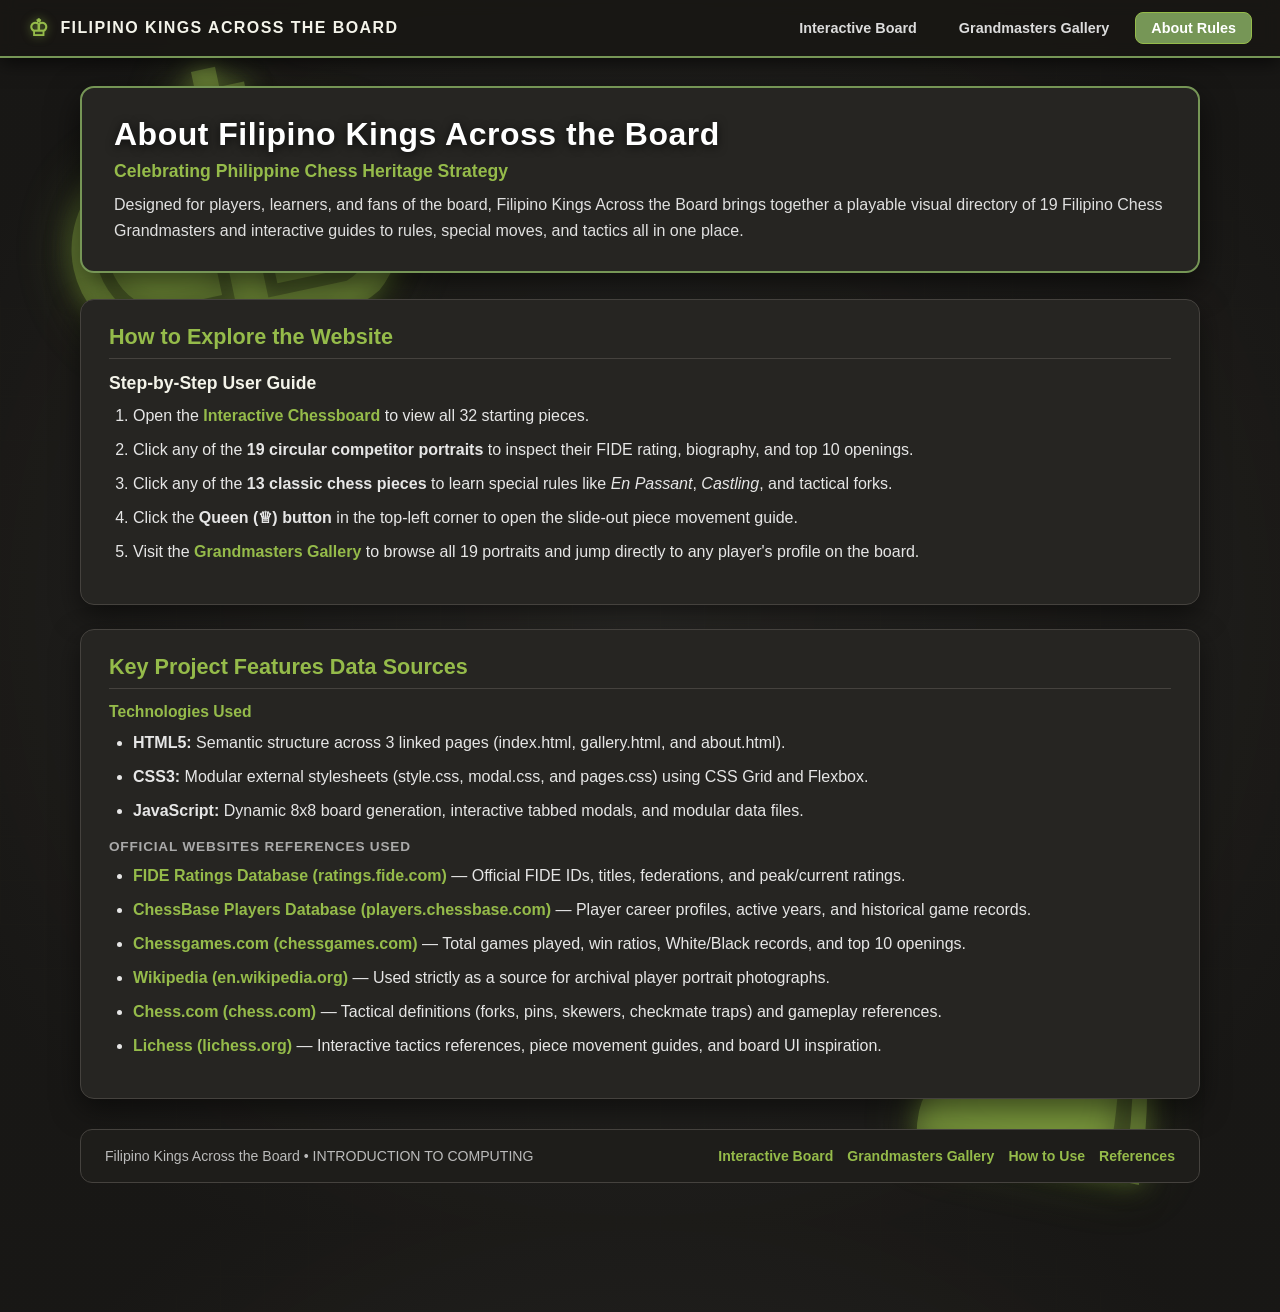
<file: about.html>
<!DOCTYPE html>
<html lang="en">
<head>
  <meta charset="UTF-8" />
  <meta name="viewport" content="width=device-width, initial-scale=1.0" />
  <title>Filipino Kings Across the Board | About Rules</title>
  <link rel="stylesheet" href="style.css" />
  <link rel="stylesheet" href="pages.css" />
</head>
<body class="subpage">

  <nav class="top-navbar">
    <a href="index.html" class="nav-brand"><span>♔</span> FILIPINO KINGS ACROSS THE BOARD</a>
    <div class="nav-links">
      <a href="index.html">Interactive Board</a>
      <a href="gallery.html">Grandmasters Gallery</a>
      <a href="about.html" class="active">About Rules</a>
    </div>
  </nav>

  <main class="page-container">
    <header class="page-hero">
      <h1>About Filipino Kings Across the Board</h1>
      <h2>Celebrating Philippine Chess Heritage Strategy</h2>
      <p>
        </strong> Designed for players, learners, and fans of the board, Filipino Kings Across the Board 
        brings together a playable visual directory of 19 Filipino Chess Grandmasters and interactive guides to rules, special moves, 
        and tactics all in one place.

      </p>
    </header>

    <section class="content-section" id="how-to-use">
      <h3>How to Explore the Website</h3>
      <h4>Step-by-Step User Guide</h4>
      <ol class="styled-list">
        <li>Open the <a href="index.html">Interactive Chessboard</a> to view all 32 starting pieces.</li>
        <li>Click any of the <strong>19 circular competitor portraits</strong> to inspect their FIDE rating, biography, and top 10 openings.</li>
        <li>Click any of the <strong>13 classic chess pieces</strong> to learn special rules like <em>En Passant</em>, <em>Castling</em>, and tactical forks.</li>
        <li>Click the <strong>Queen (♕) button</strong> in the top-left corner to open the slide-out piece movement guide.</li>
        <li>Visit the <a href="gallery.html">Grandmasters Gallery</a> to browse all 19 portraits and jump directly to any player's profile on the board.</li>
      </ol>
    </section>

    <section class="content-section" id="references">
      <h3>Key Project Features Data Sources</h3>
      <h5>Technologies Used</h5>
      <ul class="styled-list">
        <li><strong>HTML5:</strong> Semantic structure across 3 linked pages (<code>index.html</code>, <code>gallery.html</code>, and <code>about.html</code>).</li>
        <li><strong>CSS3:</strong> Modular external stylesheets (<code>style.css</code>, <code>modal.css</code>, and <code>pages.css</code>) using CSS Grid and Flexbox.</li>
        <li><strong>JavaScript:</strong> Dynamic 8x8 board generation, interactive tabbed modals, and modular data files.</li>
      </ul>

      <h6>Official Websites References Used</h6>
      <ul class="styled-list">
        <li><a href="https://fide.com" target="_blank" rel="noopener">FIDE Ratings Database (ratings.fide.com)</a> — Official FIDE IDs, titles, federations, and peak/current ratings.</li>
        <li><a href="https://chessbase.com" target="_blank" rel="noopener">ChessBase Players Database (players.chessbase.com)</a> — Player career profiles, active years, and historical game records.</li>
        <li><a href="https://chessgames.com" target="_blank" rel="noopener">Chessgames.com (chessgames.com)</a> — Total games played, win ratios, White/Black records, and top 10 openings.</li>
        <li><a href="https://wikipedia.org" target="_blank" rel="noopener">Wikipedia (en.wikipedia.org)</a> — Used strictly as a source for archival player portrait photographs.</li>
        <li><a href="https://chess.com" target="_blank" rel="noopener">Chess.com (chess.com)</a> — Tactical definitions (forks, pins, skewers, checkmate traps) and gameplay references.</li>
        <li><a href="https://lichess.org" target="_blank" rel="noopener">Lichess (lichess.org)</a> — Interactive tactics references, piece movement guides, and board UI inspiration.</li>
      </ul>
    </section>
  </main>

  <footer class="site-footer">
    <span>Filipino Kings Across the Board • INTRODUCTION TO COMPUTING</span>
    <div class="footer-links">
      <a href="index.html">Interactive Board</a>
      <a href="gallery.html">Grandmasters Gallery</a>
      <a href="about.html#how-to-use">How to Use</a>
      <a href="about.html#references">References</a>
    </div>
  </footer>

</body>
</html>
</file>
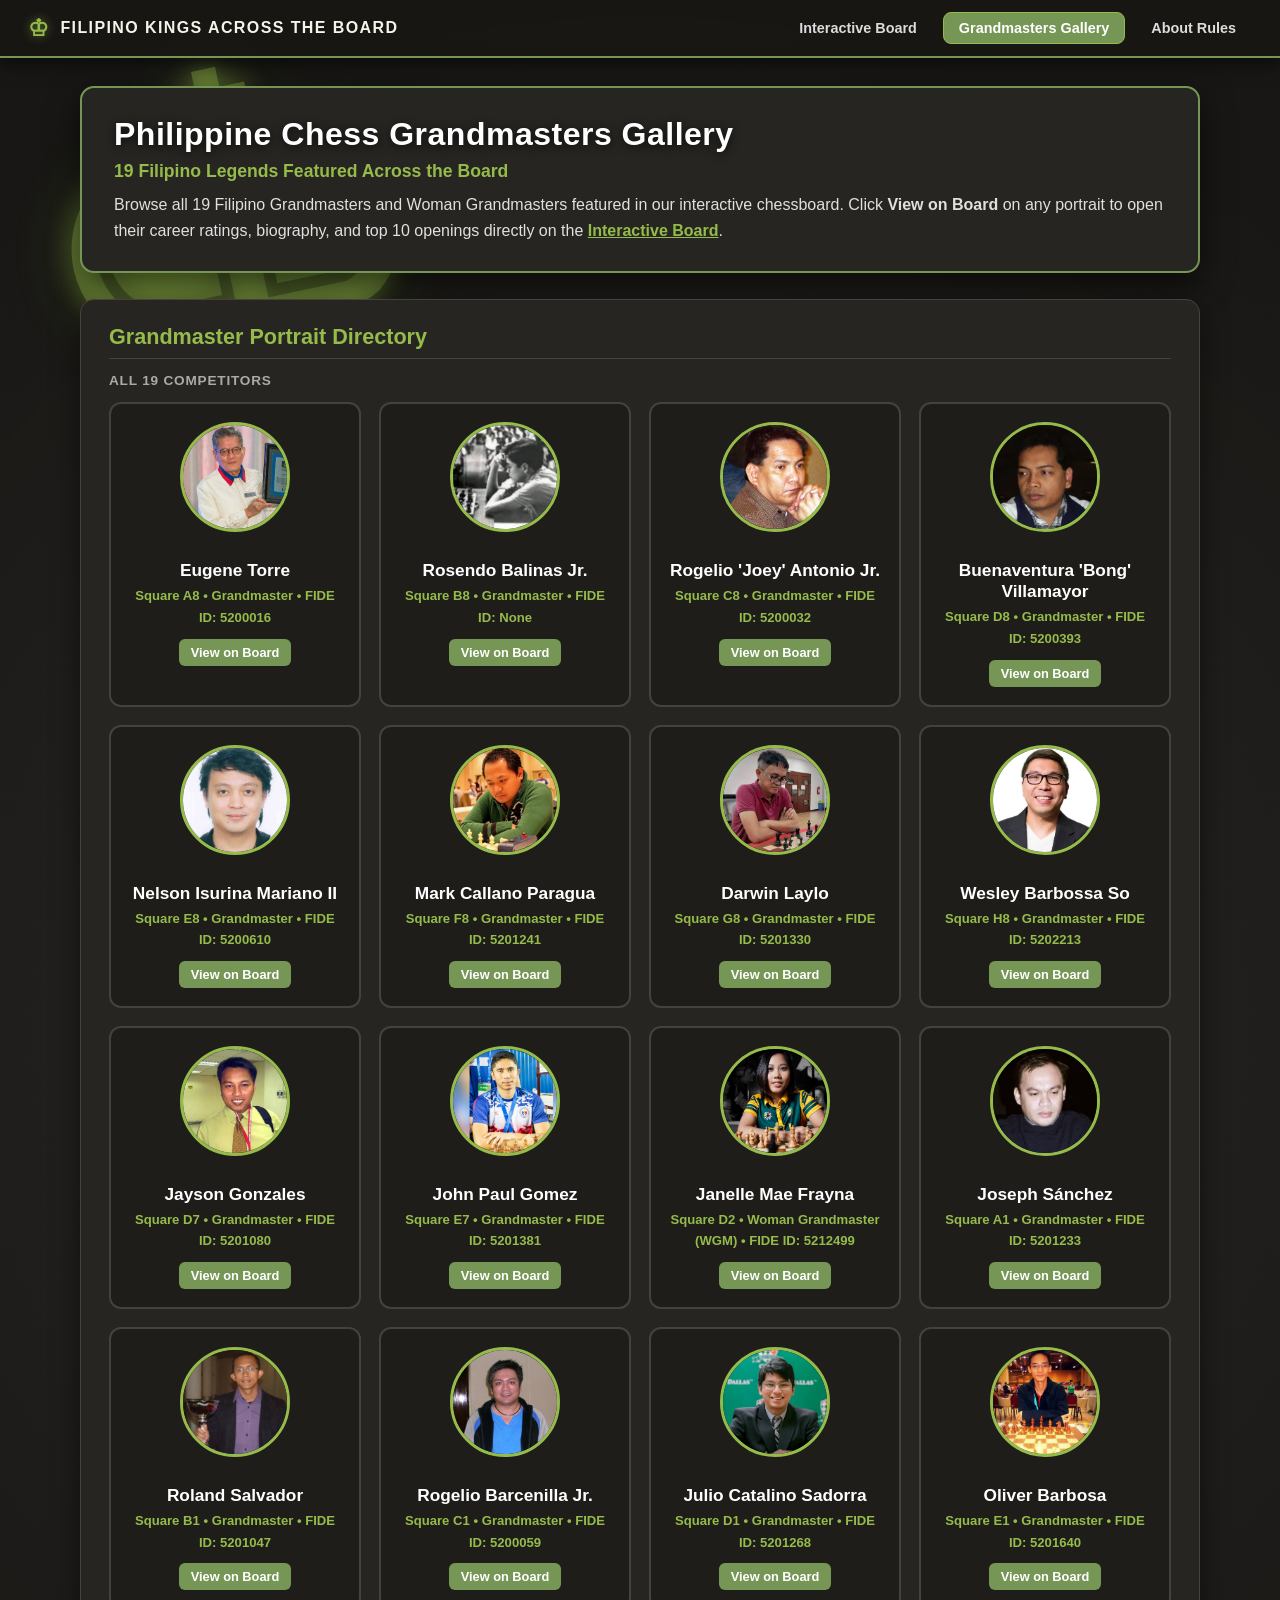
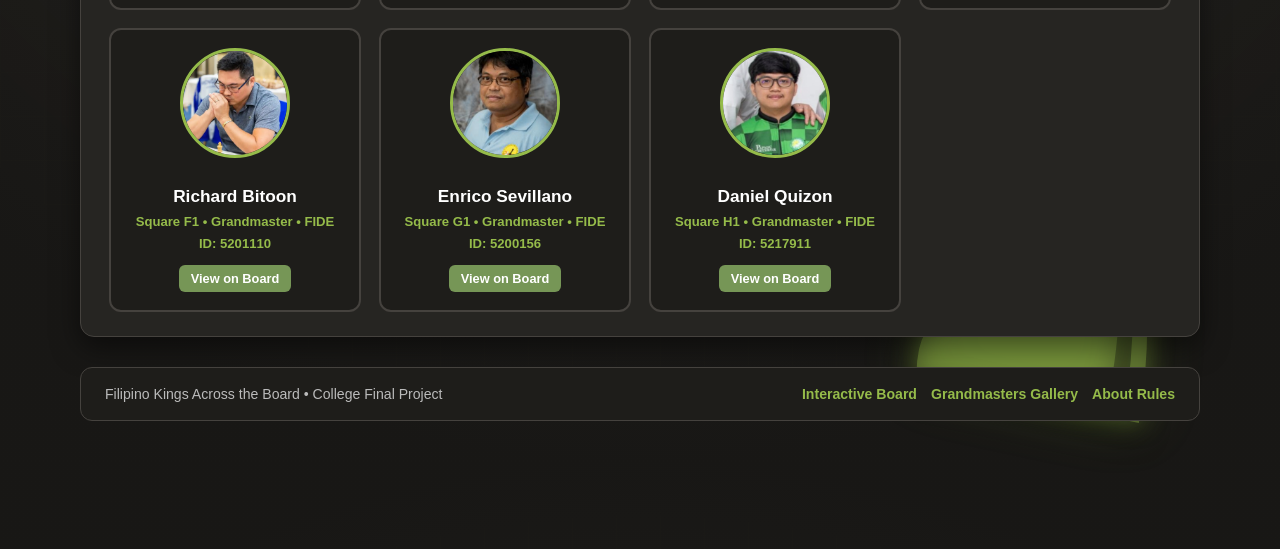
<file: gallery.html>
<!DOCTYPE html>
<html lang="en">
<head>
  <meta charset="UTF-8" />
  <meta name="viewport" content="width=device-width, initial-scale=1.0" />
  <title>Filipino Kings Across the Board | Grandmasters Gallery</title>
  <link rel="stylesheet" href="style.css" />
  <link rel="stylesheet" href="pages.css" />
</head>
<body class="subpage">

  <nav class="top-navbar">
    <a href="index.html" class="nav-brand"><span>♔</span> FILIPINO KINGS ACROSS THE BOARD</a>
    <div class="nav-links">
      <a href="index.html">Interactive Board</a>
      <a href="gallery.html" class="active">Grandmasters Gallery</a>
      <a href="about.html">About Rules</a>
    </div>
  </nav>

  <main class="page-container">
    <header class="page-hero">
      <h1>Philippine Chess Grandmasters Gallery</h1>
      <h2>19 Filipino Legends Featured Across the Board</h2>
      <p>
        Browse all 19 Filipino Grandmasters and Woman Grandmasters featured in our interactive chessboard.
        Click <strong>View on Board</strong> on any portrait to open their career ratings, biography, and top 10 openings directly on the
        <a href="index.html" style="color: #95bb4a; font-weight: 700;">Interactive Board</a>.
      </p>
    </header>

    <section class="content-section" id="portraits">
      <h3>Grandmaster Portrait Directory</h3>
      <h6>All 19 Competitors</h6>
      <div id="gm-gallery-grid" class="gm-grid"></div>
    </section>
  </main>

  <footer class="site-footer">
    <span>Filipino Kings Across the Board • College Final Project</span>
    <div class="footer-links">
      <a href="index.html">Interactive Board</a>
      <a href="gallery.html">Grandmasters Gallery</a>
      <a href="about.html">About Rules</a>
    </div>
  </footer>

  <script src="players.js"></script>
  <script>
    const grid = document.getElementById("gm-gallery-grid");

    if (typeof competitorData !== "undefined" && grid) {
      Object.keys(competitorData).forEach(function (key) {
        const p = competitorData[key];
        const parts = key.split("-");
        const square = parts[parts.length - 1].toUpperCase();

        const card = document.createElement("div");
        card.className = "gm-card";
        card.innerHTML =
          '<img src="' + p.photo + '" alt="' + p.name + '" />' +
          '<h4>' + p.name + '</h4>' +
          '<p class="gm-meta">Square ' + square + ' • ' + p.role + '</p>' +
          '<a href="index.html?player=' + encodeURIComponent(key) + '">View on Board</a>';
        grid.appendChild(card);
      });
    }
  </script>
</body>
</html>
</file>
<file: style.css>
* {
  box-sizing: border-box;
  margin: 0;
  padding: 0;
  font-family: "Segoe UI", Tahoma, Geneva, Verdana, sans-serif;
}

body {
  background-color: #1c1b19;
  background-image:
    radial-gradient(circle at center, rgba(45, 44, 41, 0.85) 0%, rgba(24, 23, 21, 0.96) 85%),
    linear-gradient(rgba(149, 187, 74, 0.045) 1px, transparent 1px),
    linear-gradient(90deg, rgba(149, 187, 74, 0.045) 1px, transparent 1px);
  background-size: 100% 100%, 44px 44px, 44px 44px;
  color: #ffffff;
  display: flex;
  justify-content: center;
  align-items: center;
  min-height: 100vh;
  padding: 16px;
  overflow: hidden;
  position: relative;
}

body::before {
  content: "♚";
  position: absolute;
  top: -30px;
  left: 2%;
  font-size: 30rem;
  color: rgba(149, 187, 74, 0.38);
  text-shadow:
    0 0 25px rgba(149, 187, 74, 0.5),
    0 0 55px rgba(149, 187, 74, 0.3),
    0 12px 28px rgba(0, 0, 0, 0.7);
  pointer-events: none;
  transform: rotate(-12deg);
}

body::after {
  content: "♞";
  position: absolute;
  bottom: -50px;
  right: 2%;
  font-size: 30rem;
  color: rgba(149, 187, 74, 0.38);
  text-shadow:
    0 0 25px rgba(149, 187, 74, 0.5),
    0 0 55px rgba(149, 187, 74, 0.3),
    0 12px 28px rgba(0, 0, 0, 0.7);
  pointer-events: none;
  transform: rotate(12deg);
}

.menu-btn {
  position: fixed;
  top: 20px;
  left: 22px;
  z-index: 60;
  width: 52px;
  height: 52px;
  background: rgba(38, 37, 34, 0.92);
  border: 2px solid #769656;
  border-radius: 12px;
  color: #f4f4ea;
  font-size: 1.9rem;
  line-height: 1;
  display: flex;
  justify-content: center;
  align-items: center;
  cursor: pointer;
  box-shadow: 0 6px 20px rgba(0, 0, 0, 0.65);
  transition: transform 0.15s ease, border-color 0.15s ease, color 0.15s ease, box-shadow 0.15s ease;
}

.menu-btn:hover {
  transform: scale(1.08);
  border-color: #95bb4a;
  color: #95bb4a;
  text-shadow: 0 0 12px rgba(149, 187, 74, 0.8);
  box-shadow: 0 0 18px rgba(149, 187, 74, 0.6);
}

.drawer-backdrop {
  position: fixed;
  inset: 0;
  background: rgba(0, 0, 0, 0.65);
  z-index: 70;
  backdrop-filter: blur(2px);
}

.drawer-backdrop.hidden {
  display: none;
}

.guide-drawer {
  position: fixed;
  top: 0;
  left: 0;
  width: 390px;
  max-width: 88vw;
  height: 100vh;
  background: #262522;
  border-right: 3px solid #769656;
  box-shadow: 12px 0 40px rgba(0, 0, 0, 0.85);
  z-index: 80;
  display: flex;
  flex-direction: column;
  transform: translateX(-105%);
  transition: transform 0.28s cubic-bezier(0.22, 1, 0.36, 1);
}

.guide-drawer.open {
  transform: translateX(0);
}

.drawer-header {
  display: flex;
  align-items: center;
  justify-content: space-between;
  padding: 14px 20px;
  background: #1e1d1a;
  border-bottom: 1px solid #3c3935;
}

.close-drawer-btn {
  background: none;
  border: none;
  color: #dcdcdc;
  font-size: 2.1rem;
  line-height: 1;
  cursor: pointer;
  padding: 0 6px;
  transition: color 0.15s ease;
}

.close-drawer-btn:hover {
  color: #95bb4a;
}

.drawer-brand {
  font-weight: 800;
  font-size: 0.95rem;
  letter-spacing: 1.5px;
  color: #95bb4a;
}

.drawer-body {
  padding: 20px;
  overflow-y: auto;
  flex: 1;
}

.drawer-body::-webkit-scrollbar {
  width: 6px;
}

.drawer-body::-webkit-scrollbar-thumb {
  background: #769656;
  border-radius: 4px;
}

.guide-section {
  margin-bottom: 22px;
}

.guide-section:last-child {
  margin-bottom: 0;
}

.guide-section h2 {
  font-size: 1.15rem;
  color: #95bb4a;
  margin-bottom: 8px;
  border-bottom: 1px solid #45423e;
  padding-bottom: 6px;
}

.guide-section p {
  font-size: 0.92rem;
  line-height: 1.55;
  color: #e2e2e2;
}

.guide-hint {
  font-size: 0.82rem !important;
  color: #aaaaaa !important;
  margin-bottom: 10px;
}

.accordion details {
  background: #2f2d29;
  border: 1px solid #45423e;
  border-radius: 8px;
  margin-bottom: 8px;
  overflow: hidden;
}

.accordion details[open] {
  border-color: #95bb4a;
}

.accordion summary {
  list-style: none;
  cursor: pointer;
  padding: 10px 14px;
  font-weight: 700;
  font-size: 0.95rem;
  color: #f4f4ea;
  display: flex;
  align-items: center;
  gap: 10px;
  transition: background 0.15s ease;
}

.accordion summary::-webkit-details-marker {
  display: none;
}

.accordion summary:hover {
  background: #3a3733;
}

.accordion summary span {
  font-size: 1.25rem;
  color: #95bb4a;
}

.accordion-body {
  padding: 10px 14px 12px;
  border-top: 1px solid #3c3935;
  background: #21201d;
}

.accordion-body p {
  font-size: 0.88rem;
  line-height: 1.5;
  color: #dcdcdc;
  margin-bottom: 8px;
}

.accordion-body p:last-child {
  margin-bottom: 0;
}

.bg-title {
  position: absolute;
  top: 6%;
  right: 2.5%;
  display: flex;
  flex-direction: column;
  align-items: flex-end;
  text-align: right;
  pointer-events: none;
  user-select: none;
  z-index: 0;
  line-height: 0.92;
}

.bg-title span {
  font-size: clamp(2.2rem, 4.4vw, 5rem);
  font-weight: 900;
  letter-spacing: 3px;
  color: rgba(238, 238, 210, 0.55);
  text-shadow:
    0 0 18px rgba(149, 187, 74, 0.8),
    0 0 42px rgba(149, 187, 74, 0.55),
    0 4px 12px rgba(0, 0, 0, 0.8);
}

.bg-title span.sub {
  font-size: clamp(1rem, 1.8vw, 2rem);
  letter-spacing: 5px;
  margin-top: 8px;
  color: rgba(169, 212, 85, 0.85);
  text-shadow:
    0 0 16px rgba(149, 187, 74, 0.9),
    0 0 36px rgba(149, 187, 74, 0.6),
    0 4px 12px rgba(0, 0, 0, 0.8);
}

.board-area {
  display: flex;
  flex-direction: column;
  align-items: center;
  justify-content: center;
  position: relative;
  z-index: 1;
}

h1 {
  font-size: clamp(1.3rem, 2.4vh, 2.1rem);
  margin-bottom: 14px;
  color: #f4f4ea;
  letter-spacing: 0.5px;
  text-shadow: 0 2px 10px rgba(0, 0, 0, 0.7);
}

.chessboard {
  --board-size: min(85vh, 86vw);
  --square-size: calc(var(--board-size) / 8);

  display: grid;
  grid-template-columns: repeat(8, var(--square-size));
  grid-template-rows: repeat(8, var(--square-size));
  border: 5px solid #1e1d1a;
  border-radius: 8px;
  overflow: hidden;
  box-shadow: 0 18px 50px rgba(0, 0, 0, 0.75);
}

.square {
  position: relative;
  display: flex;
  justify-content: center;
  align-items: center;
  user-select: none;
}

.square.light {
  background-color: #eeeed2;
  color: #769656;
}

.square.dark {
  background-color: #769656;
  color: #eeeed2;
}

.coord-rank {
  position: absolute;
  top: 5%;
  left: 7%;
  font-size: calc(var(--square-size) * 0.19);
  font-weight: 800;
  z-index: 2;
}

.coord-file {
  position: absolute;
  bottom: 4%;
  right: 7%;
  font-size: calc(var(--square-size) * 0.19);
  font-weight: 800;
  z-index: 2;
}

.piece-photo {
  width: 80%;
  height: 80%;
  border-radius: 50%;
  object-fit: cover;
  object-position: center 20%;
  cursor: pointer;
  transition: transform 0.15s ease, box-shadow 0.15s ease;
  box-shadow: 0 4px 10px rgba(0, 0, 0, 0.55);
  z-index: 2;
}

.piece-photo.white {
  border: 4px solid #ffffff;
}

.piece-photo.black {
  border: 4px solid #1e1d1a;
}

.piece-photo:hover {
  transform: scale(1.18);
  box-shadow: 0 0 22px rgba(185, 235, 90, 1);
  z-index: 5;
}

.trivia-piece {
  background: none;
  border: none;
  width: 78%;
  height: 78%;
  padding: 0;
  cursor: pointer;
  display: flex;
  justify-content: center;
  align-items: center;
  transition: transform 0.18s ease, filter 0.18s ease;
  animation: pieceAura 2.8s infinite ease-in-out;
  z-index: 2;
}

.trivia-piece svg {
  width: 100%;
  height: 100%;
  display: block;
}

.trivia-piece:hover {
  transform: translateY(-4px) scale(1.2);
  filter: drop-shadow(0 0 12px rgba(185, 235, 90, 1)) drop-shadow(0 6px 8px rgba(0, 0, 0, 0.65));
  z-index: 5;
}

.fact-emblem svg {
  width: 72px;
  height: 72px;
  display: block;
}

@keyframes pieceAura {
  0%, 100% {
    filter: drop-shadow(0 0 5px rgba(149, 187, 74, 0.55)) drop-shadow(0 3px 4px rgba(0, 0, 0, 0.45));
  }
  50% {
    filter: drop-shadow(0 0 13px rgba(185, 235, 90, 0.95)) drop-shadow(0 4px 6px rgba(0, 0, 0, 0.55));
  }
}
</file>
<file: pages.css>
.top-navbar {
  position: fixed;
  top: 0;
  left: 0;
  width: 100%;
  height: 58px;
  background: rgba(24, 23, 20, 0.96);
  border-bottom: 2px solid #769656;
  display: flex;
  justify-content: space-between;
  align-items: center;
  padding: 0 28px;
  z-index: 65;
  box-shadow: 0 4px 18px rgba(0, 0, 0, 0.65);
  backdrop-filter: blur(8px);
}

.nav-brand {
  color: #f4f4ea;
  text-decoration: none;
  font-weight: 900;
  font-size: 1rem;
  letter-spacing: 1.4px;
  display: flex;
  align-items: center;
  gap: 10px;
}

.nav-brand span {
  color: #95bb4a;
  font-size: 1.45rem;
  text-shadow: 0 0 10px rgba(149, 187, 74, 0.6);
}

.nav-links {
  display: flex;
  gap: 10px;
}

.nav-links a {
  color: #dcdcdc;
  text-decoration: none;
  font-size: 0.9rem;
  font-weight: 700;
  padding: 7px 15px;
  border-radius: 8px;
  border: 1px solid transparent;
  transition: all 0.15s ease;
}

.nav-links a:hover {
  color: #ffffff;
  border-color: #769656;
  background: rgba(118, 150, 86, 0.18);
}

.nav-links a.active {
  background: #769656;
  color: #ffffff;
  border-color: #95bb4a;
}

body .menu-btn {
  top: 74px;
}

body .board-area {
  padding-top: 52px;
}

body .chessboard {
  --board-size: min(77vh, 84vw);
}

.board-area h1 {
  display: inline-flex;
  align-items: center;
  gap: 10px;
  background: rgba(34, 33, 29, 0.85);
  backdrop-filter: blur(10px);
  border: 1px solid rgba(149, 187, 74, 0.45);
  border-radius: 999px;
  padding: 8px 22px;
  margin-bottom: 14px;
  font-size: 0.86rem;
  font-weight: 700;
  letter-spacing: 0.9px;
  text-transform: uppercase;
  color: #eeeed2;
  box-shadow:
    0 6px 20px rgba(0, 0, 0, 0.45),
    inset 0 1px 0 rgba(255, 255, 255, 0.08);
}

.board-area h1::before {
  content: "";
  width: 8px;
  height: 8px;
  border-radius: 50%;
  background: #95bb4a;
  box-shadow: 0 0 10px #95bb4a;
  flex-shrink: 0;
}

body.subpage {
  display: block;
  overflow-y: auto;
  padding: 86px 24px 40px;
}

.page-container {
  max-width: 1120px;
  margin: 0 auto;
  position: relative;
  z-index: 2;
}

.page-hero {
  background: #262522;
  border: 2px solid #769656;
  border-radius: 14px;
  padding: 28px 32px;
  margin-bottom: 26px;
  box-shadow: 0 12px 32px rgba(0, 0, 0, 0.6);
}

.page-hero h1 {
  font-size: 2rem;
  color: #ffffff;
  margin-bottom: 8px;
}

.page-hero h2 {
  font-size: 1.1rem;
  color: #95bb4a;
  font-weight: 600;
  margin-bottom: 10px;
}

.page-hero p {
  color: #e0e0e0;
  font-size: 1rem;
  line-height: 1.6;
}

.content-section {
  background: #262522;
  border: 1px solid #45423e;
  border-radius: 14px;
  padding: 24px 28px;
  margin-bottom: 24px;
  box-shadow: 0 10px 28px rgba(0, 0, 0, 0.5);
}

.content-section h3 {
  font-size: 1.35rem;
  color: #95bb4a;
  border-bottom: 1px solid #45423e;
  padding-bottom: 8px;
  margin-bottom: 14px;
}

.content-section h4 {
  font-size: 1.1rem;
  color: #f4f4ea;
  margin: 14px 0 6px;
}

.content-section h5 {
  font-size: 0.98rem;
  color: #95bb4a;
  margin: 10px 0 4px;
}

.content-section h6 {
  font-size: 0.85rem;
  color: #aaaaaa;
  text-transform: uppercase;
  letter-spacing: 0.8px;
  margin-bottom: 8px;
}

.content-section p {
  color: #e2e2e2;
  font-size: 0.98rem;
  line-height: 1.65;
  margin-bottom: 12px;
}

.styled-list {
  margin: 8px 0 14px 24px;
  color: #e6e6e6;
  line-height: 1.75;
}

.styled-list li {
  margin-bottom: 6px;
}

.styled-list a {
  color: #95bb4a;
  font-weight: 700;
  text-decoration: none;
}

.styled-list a:hover {
  text-decoration: underline;
}

.gm-grid {
  display: grid;
  grid-template-columns: repeat(auto-fill, minmax(235px, 1fr));
  gap: 18px;
  margin-top: 14px;
}

.gm-card {
  background: #1e1d1a;
  border: 2px solid #45423e;
  border-radius: 12px;
  padding: 18px 16px;
  text-align: center;
  transition: transform 0.15s ease, border-color 0.15s ease;
}

.gm-card:hover {
  transform: translateY(-4px);
  border-color: #95bb4a;
}

.gm-card img {
  width: 110px;
  height: 110px;
  border-radius: 50%;
  object-fit: cover;
  object-position: center 20%;
  border: 3px solid #95bb4a;
  margin-bottom: 10px;
}

.gm-card h4 {
  font-size: 1.08rem;
  color: #ffffff;
  margin-bottom: 4px;
}

.gm-card .gm-meta {
  font-size: 0.82rem;
  color: #95bb4a;
  font-weight: 700;
  margin-bottom: 10px;
}

.gm-card a {
  display: inline-block;
  background: #769656;
  color: #ffffff;
  text-decoration: none;
  font-size: 0.8rem;
  font-weight: 700;
  padding: 6px 12px;
  border-radius: 6px;
}

.gm-card a:hover {
  background: #95bb4a;
}

.table-wrapper {
  overflow-x: auto;
}

.gm-table {
  width: 100%;
  border-collapse: collapse;
  background: #1e1d1a;
  border-radius: 10px;
  overflow: hidden;
  border: 1px solid #45423e;
}

.gm-table th {
  background: #769656;
  color: #ffffff;
  padding: 11px 14px;
  text-align: left;
  font-size: 0.92rem;
}

.gm-table td {
  padding: 10px 14px;
  border-bottom: 1px solid #35322e;
  color: #eaeaea;
  font-size: 0.9rem;
}

.gm-table tr:nth-child(even) {
  background: #24221f;
}

.site-footer {
  max-width: 1120px;
  margin: 30px auto 0;
  padding: 18px 24px;
  background: #1e1d1a;
  border: 1px solid #45423e;
  border-radius: 12px;
  display: flex;
  flex-wrap: wrap;
  justify-content: space-between;
  align-items: center;
  gap: 12px;
  font-size: 0.88rem;
  color: #bbbbbb;
  position: relative;
  z-index: 2;
}

.footer-links {
  display: flex;
  flex-wrap: wrap;
  gap: 14px;
}

.footer-links a {
  color: #95bb4a;
  text-decoration: none;
  font-weight: 700;
}

.footer-links a:hover {
  text-decoration: underline;
}
</file>
